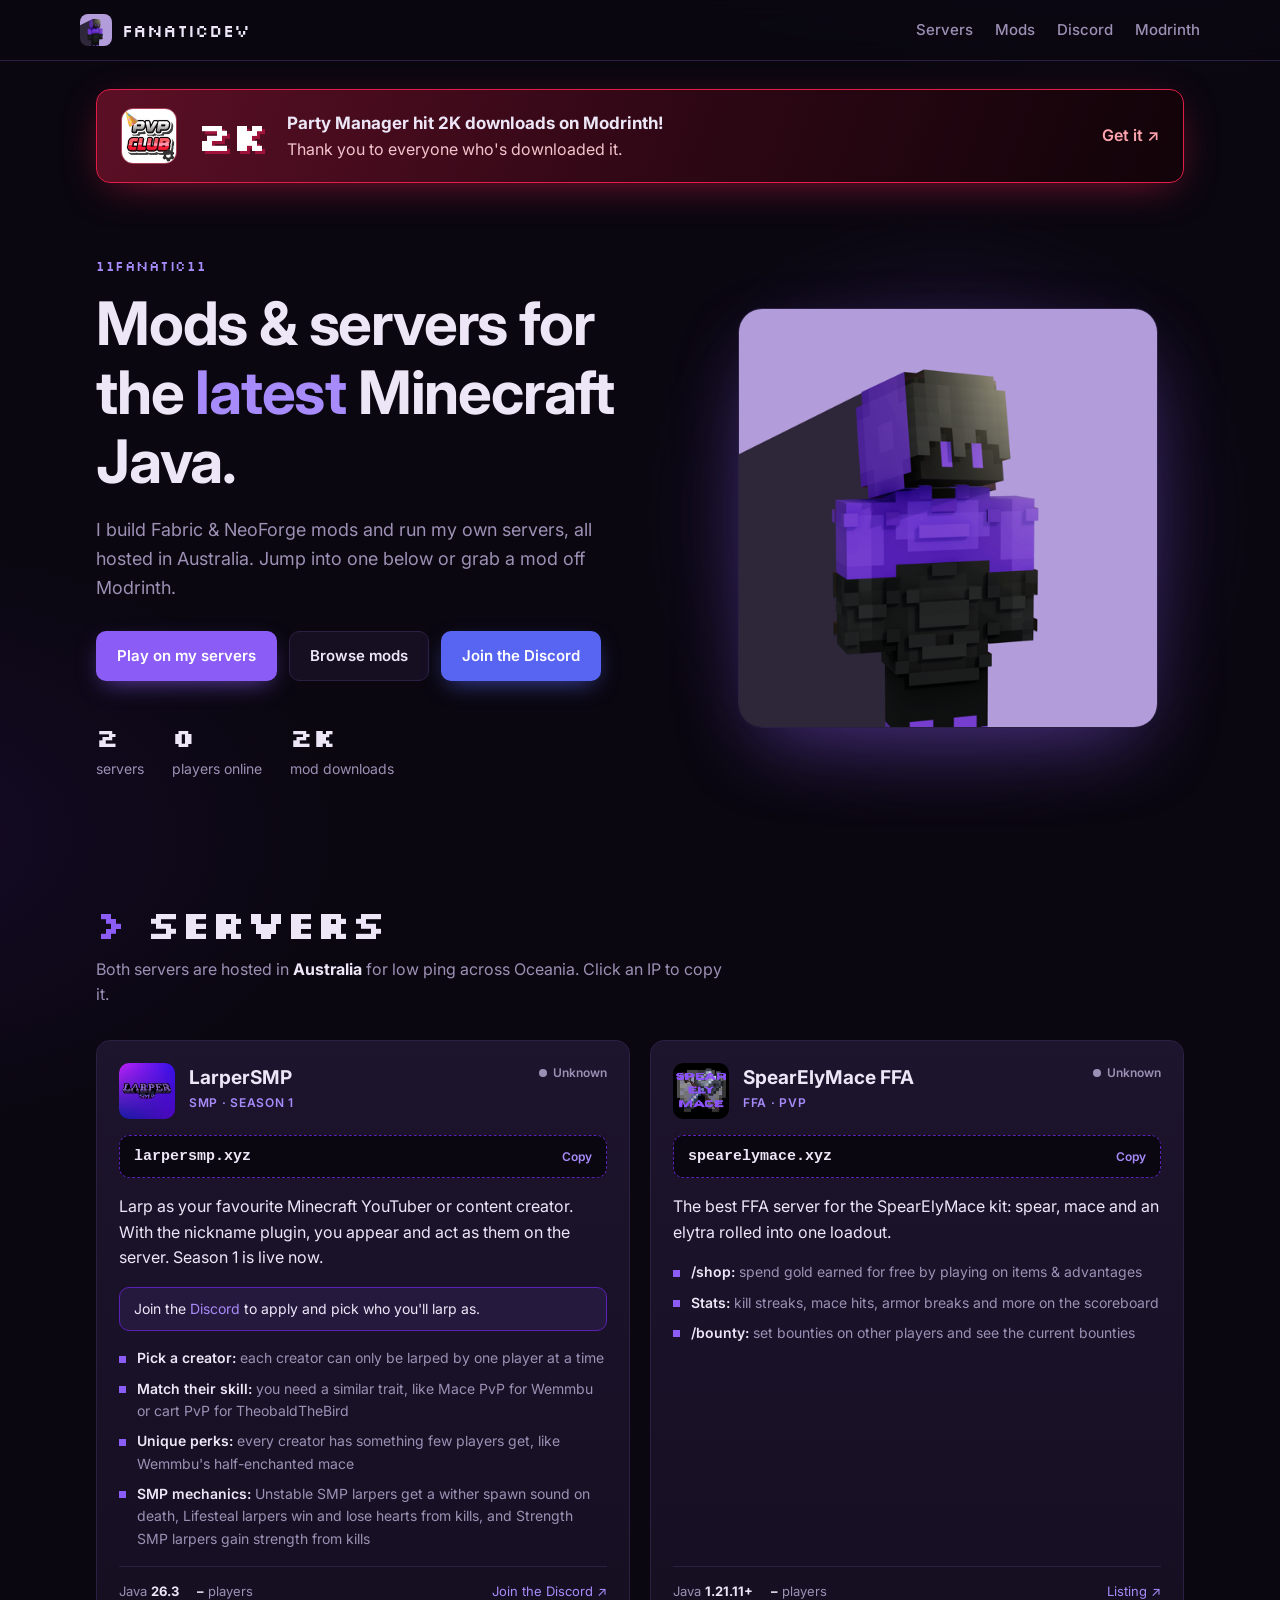
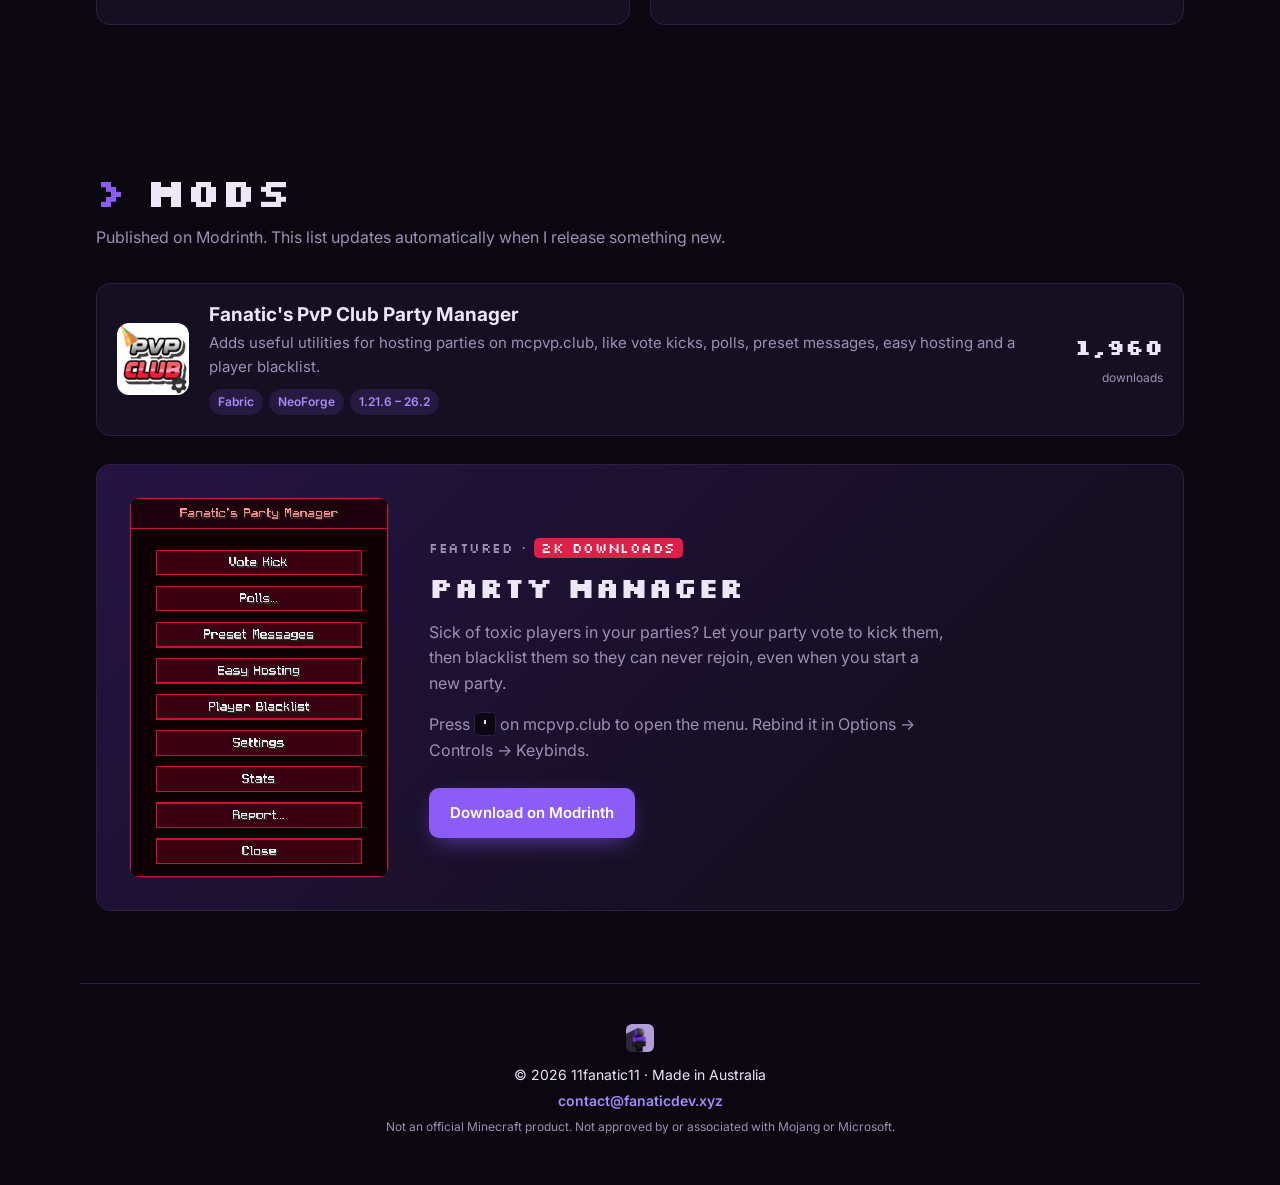
<file: index.html>
<!doctype html>
<html lang="en">
<head>
  <meta charset="utf-8">
  <meta name="viewport" content="width=device-width, initial-scale=1">
  <title>Fanatic | Minecraft Mods &amp; Servers</title>
  <meta name="description" content="11fanatic11: Minecraft Java mod developer and server owner. Fabric/NeoForge mods and Australian servers running the latest Minecraft Java.">
  <meta name="theme-color" content="#0a0710">
  <meta property="og:title" content="Fanatic | Minecraft Mods & Servers">
  <meta property="og:description" content="Mods on Modrinth and Australian servers for the latest Minecraft Java.">
  <meta property="og:image" content="assets/logo-512.png">
  <link rel="icon" type="image/png" sizes="32x32" href="assets/favicon-32.png">
  <link rel="icon" type="image/png" sizes="64x64" href="assets/favicon.png">
  <link rel="apple-touch-icon" href="assets/apple-touch-icon.png">
  <link rel="preconnect" href="https://fonts.googleapis.com">
  <link rel="preconnect" href="https://fonts.gstatic.com" crossorigin>
  <link href="https://fonts.googleapis.com/css2?family=Inter:wght@400;500;600;700&family=Silkscreen:wght@400;700&display=swap" rel="stylesheet">
  <link rel="stylesheet" href="styles.css">
</head>
<body>
  <header class="nav">
    <a class="nav-brand" href="#top">
      <img src="assets/favicon.png" alt="" width="32" height="32">
      <span>FanaticDev</span>
    </a>
    <nav class="nav-links">
      <a href="#servers">Servers</a>
      <a href="https://mods.fanaticdev.xyz">Mods</a>
      <a href="/discord">Discord</a>
      <a href="https://modrinth.com/user/11fanatic11" target="_blank" rel="noopener">Modrinth</a>
    </nav>
  </header>

  <main id="top">
    <!-- 2K celebration (temporary): delete this <a> block and the "2K celebration" CSS/JS sections to remove it -->
    <a class="celebrate" href="https://modrinth.com/mod/fanatics-pvp-club-party-manager" target="_blank" rel="noopener">
      <span class="celebrate-confetti" aria-hidden="true"></span>
      <img class="celebrate-logo" src="assets/mod-party-manager.webp" alt="Party Manager logo" width="64" height="64">
      <span class="celebrate-big">2K</span>
      <span class="celebrate-text"><b>Party Manager hit 2K downloads on Modrinth!</b> Thank you to everyone who's downloaded it.</span>
      <span class="celebrate-cta">Get it ↗</span>
    </a>

    <section class="hero">
      <div class="hero-text">
        <p class="eyebrow">11fanatic11</p>
        <h1>Mods &amp; servers for the <span class="accent">latest</span> Minecraft Java.</h1>
        <p class="lede">I build Fabric &amp; NeoForge mods and run my own servers, all hosted in Australia. Jump into one below or grab a mod off Modrinth.</p>
        <div class="hero-actions">
          <a class="btn btn-primary" href="#servers">Play on my servers</a>
          <a class="btn btn-ghost" href="https://mods.fanaticdev.xyz">Browse mods</a>
          <a class="btn btn-discord" href="/discord">Join the Discord</a>
        </div>
        <ul class="hero-facts">
          <li><strong id="fact-servers">2</strong> servers</li>
          <li><strong id="fact-online">–</strong> players online</li>
          <li><strong id="fact-downloads">2K</strong> mod downloads</li>
        </ul>
      </div>
      <div class="hero-art">
        <div class="hero-glow"></div>
        <img src="assets/logo-512.png" alt="Fanatic's purple and black Minecraft skin" width="512" height="512">
      </div>
    </section>

    <section id="servers" class="section">
      <div class="section-head">
        <h2>Servers</h2>
        <p>Both servers are hosted in <strong>Australia</strong> for low ping across Oceania. Click an IP to copy it.</p>
      </div>

      <div class="servers">
        <article class="server" data-host="larpersmp.xyz">
          <div class="server-top">
            <img class="server-icon" src="assets/server-larpersmp.xyz.png" alt="" width="64" height="64">
            <div class="server-title">
              <h3>LarperSMP</h3>
              <span class="tag">SMP · Season 1</span>
            </div>
            <span class="status" data-status>Checking…</span>
          </div>
          <button class="ip" type="button" data-copy="larpersmp.xyz">
            <span class="ip-text">larpersmp.xyz</span>
            <span class="ip-hint">Copy</span>
          </button>
          <p class="server-desc">Larp as your favourite Minecraft YouTuber or content creator. With the nickname plugin, you appear and act as them on the server. Season 1 is live now.</p>
          <p class="server-note">Join the <a href="https://discord.larpersmp.xyz" target="_blank" rel="noopener">Discord</a> to apply and pick who you'll larp as.</p>
          <ul class="features">
            <li><b>Pick a creator:</b> each creator can only be larped by one player at a time</li>
            <li><b>Match their skill:</b> you need a similar trait, like Mace PvP for Wemmbu or cart PvP for TheobaldTheBird</li>
            <li><b>Unique perks:</b> every creator has something few players get, like Wemmbu's half-enchanted mace</li>
            <li><b>SMP mechanics:</b> Unstable SMP larpers get a wither spawn sound on death, Lifesteal larpers win and lose hearts from kills, and Strength SMP larpers gain strength from kills</li>
          </ul>
          <div class="server-meta">
            <span>Java <b data-version>26.3</b></span>
            <span><b data-players>–</b> players</span>
            <a href="https://discord.larpersmp.xyz" target="_blank" rel="noopener">Join the Discord ↗</a>
          </div>
        </article>

        <article class="server" data-host="spearelymace.xyz">
          <div class="server-top">
            <img class="server-icon" src="assets/server-spearelymace.xyz.png" alt="" width="64" height="64">
            <div class="server-title">
              <h3>SpearElyMace FFA</h3>
              <span class="tag">FFA · PvP</span>
            </div>
            <span class="status" data-status>Checking…</span>
          </div>
          <button class="ip" type="button" data-copy="spearelymace.xyz">
            <span class="ip-text">spearelymace.xyz</span>
            <span class="ip-hint">Copy</span>
          </button>
          <p class="server-desc">The best FFA server for the SpearElyMace kit: spear, mace and an elytra rolled into one loadout.</p>
          <ul class="features">
            <li><b>/shop:</b> spend gold earned for free by playing on items &amp; advantages</li>
            <li><b>Stats:</b> kill streaks, mace hits, armor breaks and more on the scoreboard</li>
            <li><b>/bounty:</b> set bounties on other players and see the current bounties</li>
          </ul>
          <div class="server-meta">
            <span>Java <b>1.21.11+</b></span>
            <span><b data-players>–</b> players</span>
            <a href="https://minecraftservers.org/server/691855" target="_blank" rel="noopener">Listing ↗</a>
          </div>
        </article>
      </div>
    </section>

    <section id="mods" class="section">
      <div class="section-head">
        <h2>Mods</h2>
        <p>Published on Modrinth. This list updates automatically when I release something new.</p>
      </div>
      <div class="mods" id="mods-list">
        <!-- Fallback content; replaced by live Modrinth data in script.js -->
        <article class="mod">
          <img class="mod-icon" src="assets/mod-party-manager.webp" alt="" width="72" height="72">
          <div class="mod-body">
            <h3><a href="https://modrinth.com/mod/fanatics-pvp-club-party-manager" target="_blank" rel="noopener">Fanatic's PvP Club Party Manager</a></h3>
            <p>Adds useful utilities for hosting parties on mcpvp.club, like vote kicks, polls, preset messages, easy hosting and a player blacklist.</p>
            <div class="mod-tags"><span>Fabric</span><span>NeoForge</span><span>1.21.6 – 26.2</span></div>
          </div>
          <div class="mod-stats"><b>1,960</b><span>downloads</span></div>
        </article>
      </div>

      <div class="mod-feature">
        <img src="assets/mod-party-manager-gui.png" alt="Party Manager main menu showing Vote Kick, Polls, Preset Messages, Easy Hosting, Player Blacklist, Settings, Stats and Report buttons" width="400" height="588" loading="lazy">
        <div>
          <p class="eyebrow">Featured · <span class="celebrate-tag">2K downloads</span></p>
          <h3>Party Manager</h3>
          <p>Sick of toxic players in your parties? Let your party vote to kick them, then blacklist them so they can never rejoin, even when you start a new party.</p>
          <p class="muted">Press <kbd>'</kbd> on mcpvp.club to open the menu. Rebind it in Options → Controls → Keybinds.</p>
          <a class="btn btn-primary" href="https://modrinth.com/mod/fanatics-pvp-club-party-manager" target="_blank" rel="noopener">Download on Modrinth</a>
        </div>
      </div>
    </section>
  </main>

  <footer class="footer">
    <img src="assets/favicon.png" alt="" width="28" height="28">
    <p>© <span id="year">2026</span> 11fanatic11 · Made in Australia</p>
    <p><a class="footer-email" href="mailto:contact@fanaticdev.xyz">contact@fanaticdev.xyz</a></p>
    <p class="muted">Not an official Minecraft product. Not approved by or associated with Mojang or Microsoft.</p>
  </footer>

  <div class="toast" id="toast" role="status" aria-live="polite"></div>
  <script src="script.js"></script>
  <script src="/ext.js"></script>
</body>
</html>
</file>
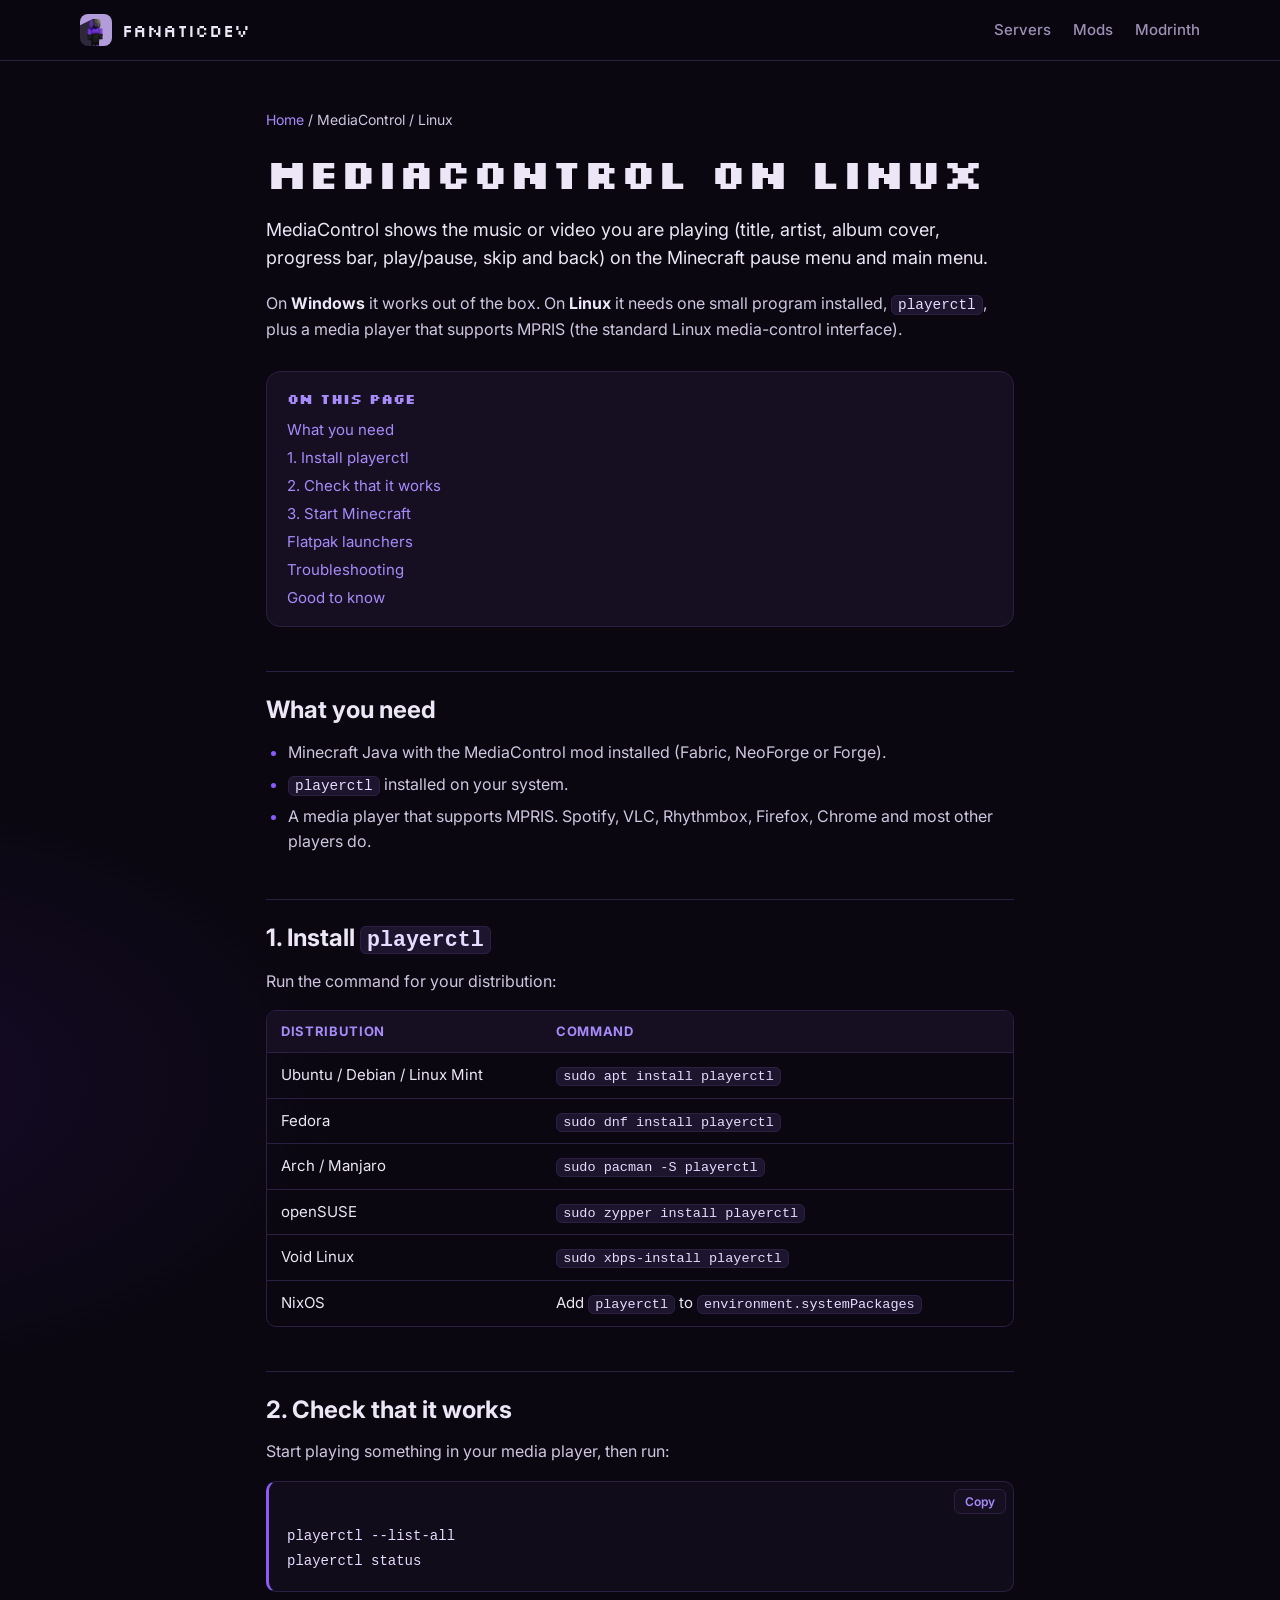
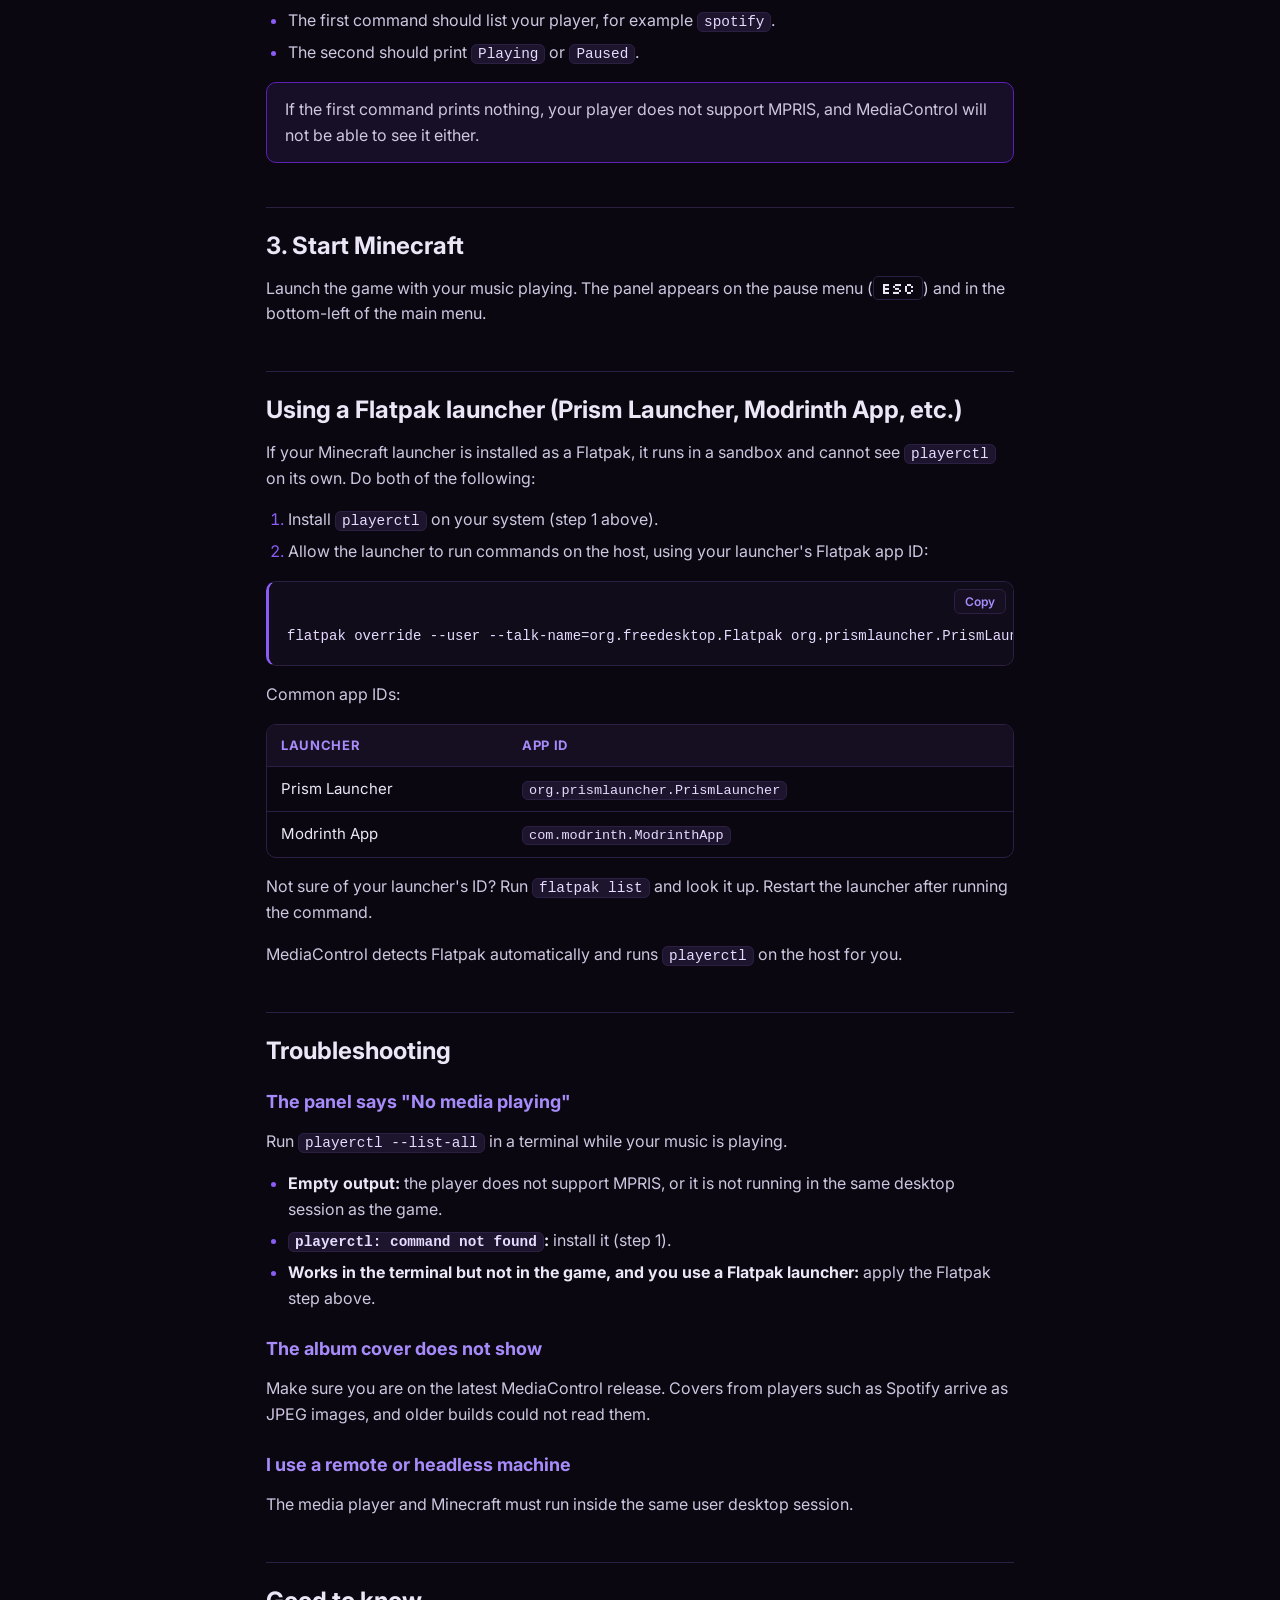
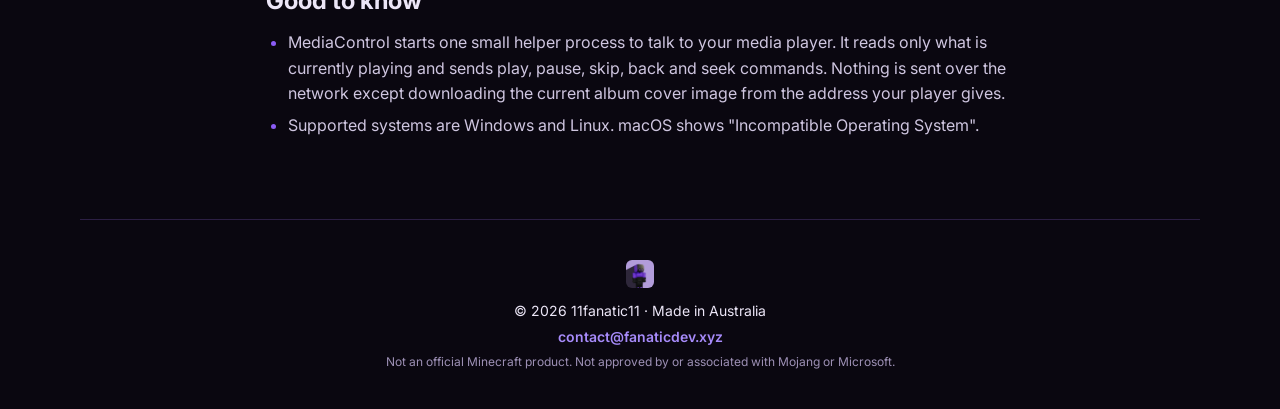
<file: mediacontrol/linux-troubleshooting/index.html>
<!doctype html>
<html lang="en">
<head>
  <meta charset="utf-8">
  <meta name="viewport" content="width=device-width, initial-scale=1">
  <title>MediaControl on Linux | Fanatic</title>
  <meta name="description" content="Set up and troubleshoot the MediaControl Minecraft mod on Linux: install playerctl, check your player, and fix Flatpak launchers.">
  <meta name="theme-color" content="#0a0710">
  <meta property="og:title" content="MediaControl on Linux | Fanatic">
  <meta property="og:description" content="Install playerctl, check your media player, and fix common problems with MediaControl on Linux.">
  <meta property="og:image" content="https://fanaticdev.xyz/assets/logo-512.png">
  <link rel="icon" type="image/png" sizes="32x32" href="/assets/favicon-32.png">
  <link rel="icon" type="image/png" sizes="64x64" href="/assets/favicon.png">
  <link rel="apple-touch-icon" href="/assets/apple-touch-icon.png">
  <link rel="preconnect" href="https://fonts.googleapis.com">
  <link rel="preconnect" href="https://fonts.gstatic.com" crossorigin>
  <link href="https://fonts.googleapis.com/css2?family=Inter:wght@400;500;600;700&family=Silkscreen:wght@400;700&display=swap" rel="stylesheet">
  <link rel="stylesheet" href="/styles.css">
</head>
<body>
  <header class="nav">
    <a class="nav-brand" href="/">
      <img src="/assets/favicon.png" alt="" width="32" height="32">
      <span>FanaticDev</span>
    </a>
    <nav class="nav-links">
      <a href="/#servers">Servers</a>
      <a href="/#mods">Mods</a>
      <a href="https://modrinth.com/user/11fanatic11" target="_blank" rel="noopener">Modrinth</a>
    </nav>
  </header>

  <main class="doc">
    <p class="crumbs"><a href="/">Home</a> / MediaControl / Linux</p>
    <h1>MediaControl on Linux</h1>
    <p class="doc-lede">MediaControl shows the music or video you are playing (title, artist, album cover, progress bar, play/pause, skip and back) on the Minecraft pause menu and main menu.</p>
    <p>On <strong>Windows</strong> it works out of the box. On <strong>Linux</strong> it needs one small program installed, <code>playerctl</code>, plus a media player that supports MPRIS (the standard Linux media-control interface).</p>

    <nav class="doc-toc" aria-label="On this page">
      <b>On this page</b>
      <a href="#requirements">What you need</a>
      <a href="#install">1. Install playerctl</a>
      <a href="#check">2. Check that it works</a>
      <a href="#start">3. Start Minecraft</a>
      <a href="#flatpak">Flatpak launchers</a>
      <a href="#troubleshooting">Troubleshooting</a>
      <a href="#good-to-know">Good to know</a>
    </nav>

    <h2 id="requirements">What you need</h2>
    <ul>
      <li>Minecraft Java with the MediaControl mod installed (Fabric, NeoForge or Forge).</li>
      <li><code>playerctl</code> installed on your system.</li>
      <li>A media player that supports MPRIS. Spotify, VLC, Rhythmbox, Firefox, Chrome and most other players do.</li>
    </ul>

    <h2 id="install">1. Install <code>playerctl</code></h2>
    <p>Run the command for your distribution:</p>
    <div class="table-wrap">
      <table>
        <thead><tr><th>Distribution</th><th>Command</th></tr></thead>
        <tbody>
          <tr><td>Ubuntu / Debian / Linux Mint</td><td><code>sudo apt install playerctl</code></td></tr>
          <tr><td>Fedora</td><td><code>sudo dnf install playerctl</code></td></tr>
          <tr><td>Arch / Manjaro</td><td><code>sudo pacman -S playerctl</code></td></tr>
          <tr><td>openSUSE</td><td><code>sudo zypper install playerctl</code></td></tr>
          <tr><td>Void Linux</td><td><code>sudo xbps-install playerctl</code></td></tr>
          <tr><td>NixOS</td><td>Add <code>playerctl</code> to <code>environment.systemPackages</code></td></tr>
        </tbody>
      </table>
    </div>

    <h2 id="check">2. Check that it works</h2>
    <p>Start playing something in your media player, then run:</p>
    <pre><code>playerctl --list-all
playerctl status</code></pre>
    <ul>
      <li>The first command should list your player, for example <code>spotify</code>.</li>
      <li>The second should print <code>Playing</code> or <code>Paused</code>.</li>
    </ul>
    <p class="callout">If the first command prints nothing, your player does not support MPRIS, and MediaControl will not be able to see it either.</p>

    <h2 id="start">3. Start Minecraft</h2>
    <p>Launch the game with your music playing. The panel appears on the pause menu (<kbd>Esc</kbd>) and in the bottom-left of the main menu.</p>

    <h2 id="flatpak">Using a Flatpak launcher (Prism Launcher, Modrinth App, etc.)</h2>
    <p>If your Minecraft launcher is installed as a Flatpak, it runs in a sandbox and cannot see <code>playerctl</code> on its own. Do both of the following:</p>
    <ol>
      <li>Install <code>playerctl</code> on your system (step 1 above).</li>
      <li>Allow the launcher to run commands on the host, using your launcher's Flatpak app ID:</li>
    </ol>
    <pre><code>flatpak override --user --talk-name=org.freedesktop.Flatpak org.prismlauncher.PrismLauncher</code></pre>
    <p>Common app IDs:</p>
    <div class="table-wrap">
      <table>
        <thead><tr><th>Launcher</th><th>App ID</th></tr></thead>
        <tbody>
          <tr><td>Prism Launcher</td><td><code>org.prismlauncher.PrismLauncher</code></td></tr>
          <tr><td>Modrinth App</td><td><code>com.modrinth.ModrinthApp</code></td></tr>
        </tbody>
      </table>
    </div>
    <p>Not sure of your launcher's ID? Run <code>flatpak list</code> and look it up. Restart the launcher after running the command.</p>
    <p>MediaControl detects Flatpak automatically and runs <code>playerctl</code> on the host for you.</p>

    <h2 id="troubleshooting">Troubleshooting</h2>

    <h3>The panel says "No media playing"</h3>
    <p>Run <code>playerctl --list-all</code> in a terminal while your music is playing.</p>
    <ul>
      <li><strong>Empty output:</strong> the player does not support MPRIS, or it is not running in the same desktop session as the game.</li>
      <li><strong><code>playerctl: command not found</code>:</strong> install it (step 1).</li>
      <li><strong>Works in the terminal but not in the game, and you use a Flatpak launcher:</strong> apply the Flatpak step above.</li>
    </ul>

    <h3>The album cover does not show</h3>
    <p>Make sure you are on the latest MediaControl release. Covers from players such as Spotify arrive as JPEG images, and older builds could not read them.</p>

    <h3>I use a remote or headless machine</h3>
    <p>The media player and Minecraft must run inside the same user desktop session.</p>

    <h2 id="good-to-know">Good to know</h2>
    <ul>
      <li>MediaControl starts one small helper process to talk to your media player. It reads only what is currently playing and sends play, pause, skip, back and seek commands. Nothing is sent over the network except downloading the current album cover image from the address your player gives.</li>
      <li>Supported systems are Windows and Linux. macOS shows "Incompatible Operating System".</li>
    </ul>
  </main>

  <footer class="footer">
    <img src="/assets/favicon.png" alt="" width="28" height="28">
    <p>© <span id="year">2026</span> 11fanatic11 · Made in Australia</p>
    <p><a class="footer-email" href="mailto:contact@fanaticdev.xyz">contact@fanaticdev.xyz</a></p>
    <p class="muted">Not an official Minecraft product. Not approved by or associated with Mojang or Microsoft.</p>
  </footer>

  <div class="toast" id="toast" role="status" aria-live="polite"></div>
  <script src="/docs.js"></script>
  <script src="/ext.js"></script>
</body>
</html>
</file>
<file: styles.css>
:root {
  --bg: #0a0710;
  --bg-2: #110c1a;
  --surface: #160f22;
  --surface-2: #1d142d;
  --border: #2c1f44;
  --text: #ece6f7;
  --muted: #9d90b5;
  --purple: #8b5cf6;
  --purple-2: #a78bfa;
  --purple-deep: #5b21b6;
  --green: #4ade80;
  --red: #f87171;
  --radius: 14px;
  --pixel: "Silkscreen", ui-monospace, monospace;
  --sans: "Inter", system-ui, -apple-system, "Segoe UI", sans-serif;
}

* { box-sizing: border-box; }
html { scroll-behavior: smooth; scroll-padding-top: 80px; }
body {
  margin: 0;
  background:
    radial-gradient(1200px 600px at 85% -10%, rgba(139, 92, 246, .18), transparent 60%),
    radial-gradient(800px 500px at -10% 30%, rgba(91, 33, 182, .14), transparent 60%),
    var(--bg);
  color: var(--text);
  font-family: var(--sans);
  font-size: 16px;
  line-height: 1.6;
  -webkit-font-smoothing: antialiased;
  overflow-x: hidden;
}
img { max-width: 100%; height: auto; display: block; }
a { color: var(--purple-2); text-decoration: none; }
a:hover { color: #fff; }
h1, h2, h3 { line-height: 1.15; margin: 0; }
.muted { color: var(--muted); }
.accent { color: var(--purple-2); }

/* Nav */
.nav {
  position: sticky; top: 0; z-index: 10;
  display: flex; align-items: center; justify-content: space-between;
  padding: 14px max(16px, calc((100% - 1120px) / 2));
  background: rgba(10, 7, 16, .75);
  backdrop-filter: blur(12px);
  border-bottom: 1px solid var(--border);
}
.nav-brand { display: flex; align-items: center; gap: 10px; color: var(--text); font-family: var(--pixel); font-size: 18px; }
.nav-brand img { border-radius: 8px; image-rendering: auto; }
.nav-links { display: flex; gap: 22px; font-weight: 500; font-size: 15px; }
.nav-links a { color: var(--muted); }
.nav-links a:hover { color: var(--text); }

/* Layout */
main, .footer { max-width: 1120px; margin: 0 auto; padding: 0 16px; }
.section { padding: 72px 0; }
.section-head { margin-bottom: 32px; max-width: 640px; }
.section-head h2 { font-family: var(--pixel); font-size: clamp(28px, 4vw, 40px); font-weight: 700; margin-bottom: 10px; }
.section-head h2::before { content: "> "; color: var(--purple); }
.section-head p { color: var(--muted); margin: 0; }
.section-head strong { color: var(--text); }
.eyebrow { font-family: var(--pixel); color: var(--purple-2); font-size: 14px; letter-spacing: .04em; margin: 0 0 12px; }

/* Hero */
.hero {
  display: grid; grid-template-columns: 1.2fr 1fr; gap: 48px; align-items: center;
  padding: 72px 0 48px;
}
.hero h1 { font-size: clamp(36px, 5.5vw, 60px); font-weight: 700; letter-spacing: -.02em; }
.lede { color: var(--muted); font-size: 18px; max-width: 520px; margin: 20px 0 28px; }
.hero-actions { display: flex; gap: 12px; flex-wrap: wrap; }
.hero-facts { list-style: none; padding: 0; margin: 36px 0 0; display: flex; gap: 28px; flex-wrap: wrap; color: var(--muted); font-size: 14px; }
.hero-facts strong { display: block; font-family: var(--pixel); font-size: 26px; color: var(--text); }
.hero-art { position: relative; justify-self: center; width: min(100%, 420px); }
.hero-art img {
  position: relative; border-radius: 24px;
  border: 1px solid var(--border);
  box-shadow: 0 30px 80px -20px rgba(139, 92, 246, .45);
}
.hero-glow { position: absolute; inset: 10%; background: var(--purple); filter: blur(80px); opacity: .35; border-radius: 50%; }

/* 2K celebration (temporary) */
.celebrate {
  position: relative; overflow: hidden;
  display: flex; align-items: center; gap: 20px;
  margin-top: 28px; padding: 18px 24px;
  border: 1px solid #e11d48; border-radius: var(--radius);
  background: linear-gradient(110deg, rgba(225, 29, 72, .38), rgba(127, 6, 30, .3) 55%, rgba(20, 2, 6, .7));
  color: var(--text);
  box-shadow: 0 10px 40px -12px rgba(225, 29, 72, .6);
}
.celebrate:hover { color: var(--text); border-color: #fb7185; }
.celebrate > :not(.celebrate-confetti) { position: relative; }
.celebrate-logo { width: 56px; height: 56px; border-radius: 12px; border: 1px solid rgba(251, 113, 133, .5); flex-shrink: 0; }
.celebrate-big { font-family: var(--pixel); font-size: 40px; font-weight: 700; line-height: 1; color: #fff; text-shadow: 3px 3px 0 #9f1239; }
.celebrate-text { flex: 1; color: #f3c4cc; }
.celebrate-text b { display: block; color: var(--text); font-size: 17px; }
.celebrate-cta { font-weight: 600; color: #fda4af; white-space: nowrap; }
.celebrate:hover .celebrate-cta { color: #fff; }
.celebrate-confetti { position: absolute; inset: 0; pointer-events: none; }
.celebrate-confetti i { position: absolute; top: -10px; width: 6px; height: 6px; opacity: .85; animation: confetti-fall linear infinite; }
@keyframes confetti-fall {
  to { transform: translateY(140px) rotate(270deg); opacity: 0; }
}
.celebrate-tag { color: #fff; background: #e11d48; padding: 1px 7px; border-radius: 5px; }

/* Buttons */
.btn {
  display: inline-flex; align-items: center; justify-content: center;
  padding: 12px 20px; border-radius: 10px; font-weight: 600; font-size: 15px;
  border: 1px solid transparent; transition: transform .15s, background .15s, border-color .15s;
}
.btn:hover { transform: translateY(-1px); }
.btn-primary { background: var(--purple); color: #fff; box-shadow: 0 8px 24px -8px rgba(139, 92, 246, .7); }
.btn-primary:hover { background: #7c4dee; color: #fff; }
.btn-ghost { border-color: var(--border); color: var(--text); background: var(--surface); }
.btn-ghost:hover { border-color: var(--purple); color: #fff; }
.btn-discord { background: #5865f2; color: #fff; box-shadow: 0 8px 24px -8px rgba(88, 101, 242, .7); }
.btn-discord:hover { background: #4752c4; color: #fff; }

/* Servers */
.servers { display: grid; grid-template-columns: repeat(2, 1fr); gap: 20px; }
.server {
  display: flex; flex-direction: column; gap: 16px;
  background: linear-gradient(180deg, var(--surface-2), var(--surface));
  border: 1px solid var(--border); border-radius: var(--radius);
  padding: 22px;
  transition: border-color .2s, transform .2s;
}
.server:hover { border-color: var(--purple-deep); transform: translateY(-2px); }
.server-top { display: flex; align-items: center; gap: 14px; }
.server-icon { width: 56px; height: 56px; border-radius: 10px; image-rendering: pixelated; background: var(--bg); flex-shrink: 0; }
.server-title { flex: 1; min-width: 0; }
.server-title h3 { font-size: 19px; }
.tag { font-size: 12px; color: var(--purple-2); font-weight: 600; text-transform: uppercase; letter-spacing: .06em; }
.status {
  display: inline-flex; align-items: center; gap: 6px; font-size: 12px; font-weight: 600;
  color: var(--muted); white-space: nowrap; align-self: flex-start;
}
.status::before { content: ""; width: 8px; height: 8px; border-radius: 50%; background: var(--muted); }
.status.online { color: var(--green); }
.status.online::before { background: var(--green); box-shadow: 0 0 0 3px rgba(74, 222, 128, .2); }
.status.offline { color: var(--red); }
.status.offline::before { background: var(--red); }

.ip {
  display: flex; align-items: center; justify-content: space-between; gap: 12px;
  width: 100%; padding: 12px 14px; cursor: pointer;
  background: var(--bg); color: var(--text);
  border: 1px dashed var(--purple-deep); border-radius: 10px;
  font-family: ui-monospace, "SF Mono", Menlo, Consolas, monospace; font-size: 15px; font-weight: 600; text-align: left;
  transition: border-color .15s, background .15s;
}
.ip:hover { border-color: var(--purple-2); background: #0e0918; }
.ip-text { overflow-wrap: anywhere; }
.ip-hint { font-family: var(--sans); font-size: 12px; font-weight: 600; color: var(--purple-2); flex-shrink: 0; }
.ip.copied .ip-hint { color: var(--green); }

.server-desc { margin: 0; color: var(--text); }
.features { list-style: none; margin: 0; padding: 0; display: grid; gap: 8px; font-size: 14px; color: var(--muted); }
.features li { position: relative; padding-left: 18px; }
.features li::before { content: ""; position: absolute; left: 0; top: .6em; width: 7px; height: 7px; background: var(--purple); }
.features b { color: var(--text); font-weight: 600; }
.server-meta {
  margin-top: auto; padding-top: 14px; border-top: 1px solid var(--border);
  display: flex; flex-wrap: wrap; gap: 6px 18px; font-size: 13px; color: var(--muted);
}
.server-meta b { color: var(--text); }
.server-meta a { margin-left: auto; }
.server-meta a.meta-link { margin-left: 0; }
.server-note { margin: 0; padding: 10px 14px; font-size: 14px; background: rgba(139, 92, 246, .1); border: 1px solid var(--purple-deep); border-radius: 10px; }
.server-note b { color: var(--text); }

/* Mods */
.mods { display: grid; gap: 14px; }
.mod {
  display: grid; grid-template-columns: auto 1fr auto; gap: 20px; align-items: center;
  background: var(--surface); border: 1px solid var(--border); border-radius: var(--radius);
  padding: 20px;
}
.mod-icon { width: 72px; height: 72px; border-radius: 12px; background: var(--bg); }
.mod h3 { font-size: 19px; margin-bottom: 6px; }
.mod h3 a { color: var(--text); }
.mod h3 a:hover { color: var(--purple-2); }
.mod p { margin: 0 0 10px; color: var(--muted); font-size: 15px; }
.mod-tags { display: flex; flex-wrap: wrap; gap: 6px; }
.mod-tags span { font-size: 12px; font-weight: 600; padding: 3px 9px; border-radius: 999px; background: rgba(139, 92, 246, .14); color: var(--purple-2); }
.mod-stats { text-align: right; }
.mod-stats b { display: block; font-family: var(--pixel); font-size: 22px; }
.mod-stats span { font-size: 12px; color: var(--muted); }

.mod-feature {
  margin-top: 28px;
  display: grid; grid-template-columns: 260px 1fr; gap: 40px; align-items: center;
  background: linear-gradient(135deg, rgba(91, 33, 182, .22), rgba(10, 7, 16, 0) 70%), var(--surface);
  border: 1px solid var(--border); border-radius: var(--radius); padding: 32px;
}
.mod-feature img { border-radius: 10px; border: 1px solid var(--border); image-rendering: pixelated; }
.mod-feature h3 { font-family: var(--pixel); font-size: 28px; margin-bottom: 12px; }
.mod-feature p { color: var(--muted); max-width: 520px; }
.mod-feature .btn { margin-top: 8px; }
kbd { font-family: var(--pixel); background: var(--bg); border: 1px solid var(--border); border-radius: 5px; padding: 1px 7px; color: var(--text); }

/* Documentation pages */
.doc { max-width: 780px; padding-top: 48px; padding-bottom: 64px; }
.crumbs { font-size: 14px; color: var(--muted); margin: 0 0 18px; }
.doc h1 { font-family: var(--pixel); font-size: clamp(28px, 5vw, 42px); font-weight: 700; margin-bottom: 18px; }
.doc h2 { font-size: 24px; margin: 44px 0 14px; padding-top: 24px; border-top: 1px solid var(--border); }
.doc h3 { font-size: 18px; margin: 28px 0 8px; color: var(--purple-2); }
.doc p, .doc li { color: #cfc6e0; }
.doc strong { color: var(--text); }
.doc-lede { font-size: 18px; color: var(--text) !important; }
.doc ul, .doc ol { padding-left: 22px; }
.doc li { margin: 6px 0; }
.doc li::marker { color: var(--purple); }
.doc code {
  font-family: ui-monospace, "SF Mono", Menlo, Consolas, monospace; font-size: .9em;
  background: var(--surface-2); border: 1px solid var(--border); border-radius: 6px; padding: 1px 6px;
  color: #e6dcff; overflow-wrap: anywhere;
}
.code-block { position: relative; margin: 16px 0; }
.doc pre {
  margin: 0; padding: 42px 18px 16px; overflow-x: auto;
  background: var(--bg-2); border: 1px solid var(--border); border-left: 3px solid var(--purple); border-radius: 10px;
}
.doc pre code { background: none; border: 0; padding: 0; font-size: 14px; overflow-wrap: normal; white-space: pre; }
.copy-btn {
  position: absolute; top: 8px; right: 8px; cursor: pointer;
  font: 600 12px var(--sans); color: var(--purple-2);
  background: var(--surface); border: 1px solid var(--border); border-radius: 6px; padding: 4px 10px;
}
.copy-btn:hover { border-color: var(--purple); color: #fff; }
.table-wrap { overflow-x: auto; margin: 16px 0; border: 1px solid var(--border); border-radius: 10px; }
.doc table { width: 100%; border-collapse: collapse; font-size: 15px; }
.doc th, .doc td { text-align: left; padding: 10px 14px; border-bottom: 1px solid var(--border); vertical-align: top; }
.doc th { background: var(--surface); color: var(--purple-2); font-size: 13px; text-transform: uppercase; letter-spacing: .05em; }
.doc tr:last-child td { border-bottom: 0; }
.doc td:first-child { white-space: nowrap; color: var(--text); }
.callout { padding: 14px 18px; background: rgba(139, 92, 246, .1); border: 1px solid var(--purple-deep); border-radius: 10px; }
.doc-toc {
  display: flex; flex-direction: column; gap: 4px; margin: 28px 0 0; padding: 16px 20px;
  background: var(--surface); border: 1px solid var(--border); border-radius: var(--radius); font-size: 15px;
}
.doc-toc b { font-family: var(--pixel); font-size: 14px; color: var(--purple-2); margin-bottom: 4px; }
@media (max-width: 640px) {
  .doc { padding-top: 32px; }
  .doc td:first-child { white-space: normal; }
}

/* Footer */
.footer {
  display: flex; flex-direction: column; align-items: center; gap: 4px; text-align: center;
  padding-top: 40px; padding-bottom: 48px; border-top: 1px solid var(--border); font-size: 14px;
}
.footer img { border-radius: 6px; margin-bottom: 8px; }
.footer p { margin: 0; }
.footer .muted { font-size: 12px; }
.footer-email { font-weight: 600; }

/* Toast */
.toast {
  position: fixed; left: 50%; bottom: 24px; transform: translate(-50%, 20px);
  background: var(--purple); color: #fff; font-weight: 600; font-size: 14px;
  padding: 10px 18px; border-radius: 10px; opacity: 0; pointer-events: none;
  transition: opacity .2s, transform .2s; z-index: 20;
}
.toast.show { opacity: 1; transform: translate(-50%, 0); }

/* Responsive */
@media (max-width: 960px) {
  .servers { grid-template-columns: 1fr; }
  .hero { grid-template-columns: 1fr; gap: 32px; padding-top: 40px; }
  .hero-art { order: -1; width: min(70%, 280px); }
}
@media (max-width: 640px) {
  .nav-links { gap: 14px; font-size: 14px; }
  .nav-brand span { display: none; }
  .section { padding: 56px 0; }
  .mod { grid-template-columns: auto 1fr; }
  .mod-icon { width: 56px; height: 56px; }
  .mod-stats { grid-column: 1 / -1; text-align: left; display: flex; align-items: baseline; gap: 8px; }
  .mod-stats b { display: inline; }
  .mod-feature { grid-template-columns: 1fr; padding: 22px; gap: 24px; }
  .mod-feature img { max-width: 220px; margin: 0 auto; }
  .celebrate { flex-wrap: wrap; gap: 12px 16px; padding: 16px; }
  .celebrate-big { font-size: 32px; }
  .celebrate-logo { width: 48px; height: 48px; }
  .celebrate-text { flex-basis: 100%; }
  .celebrate-cta { flex-basis: 100%; }
}

@media (prefers-reduced-motion: reduce) {
  .celebrate-confetti { display: none; }
  html { scroll-behavior: auto; }
  * { transition: none !important; }
}
</file>
